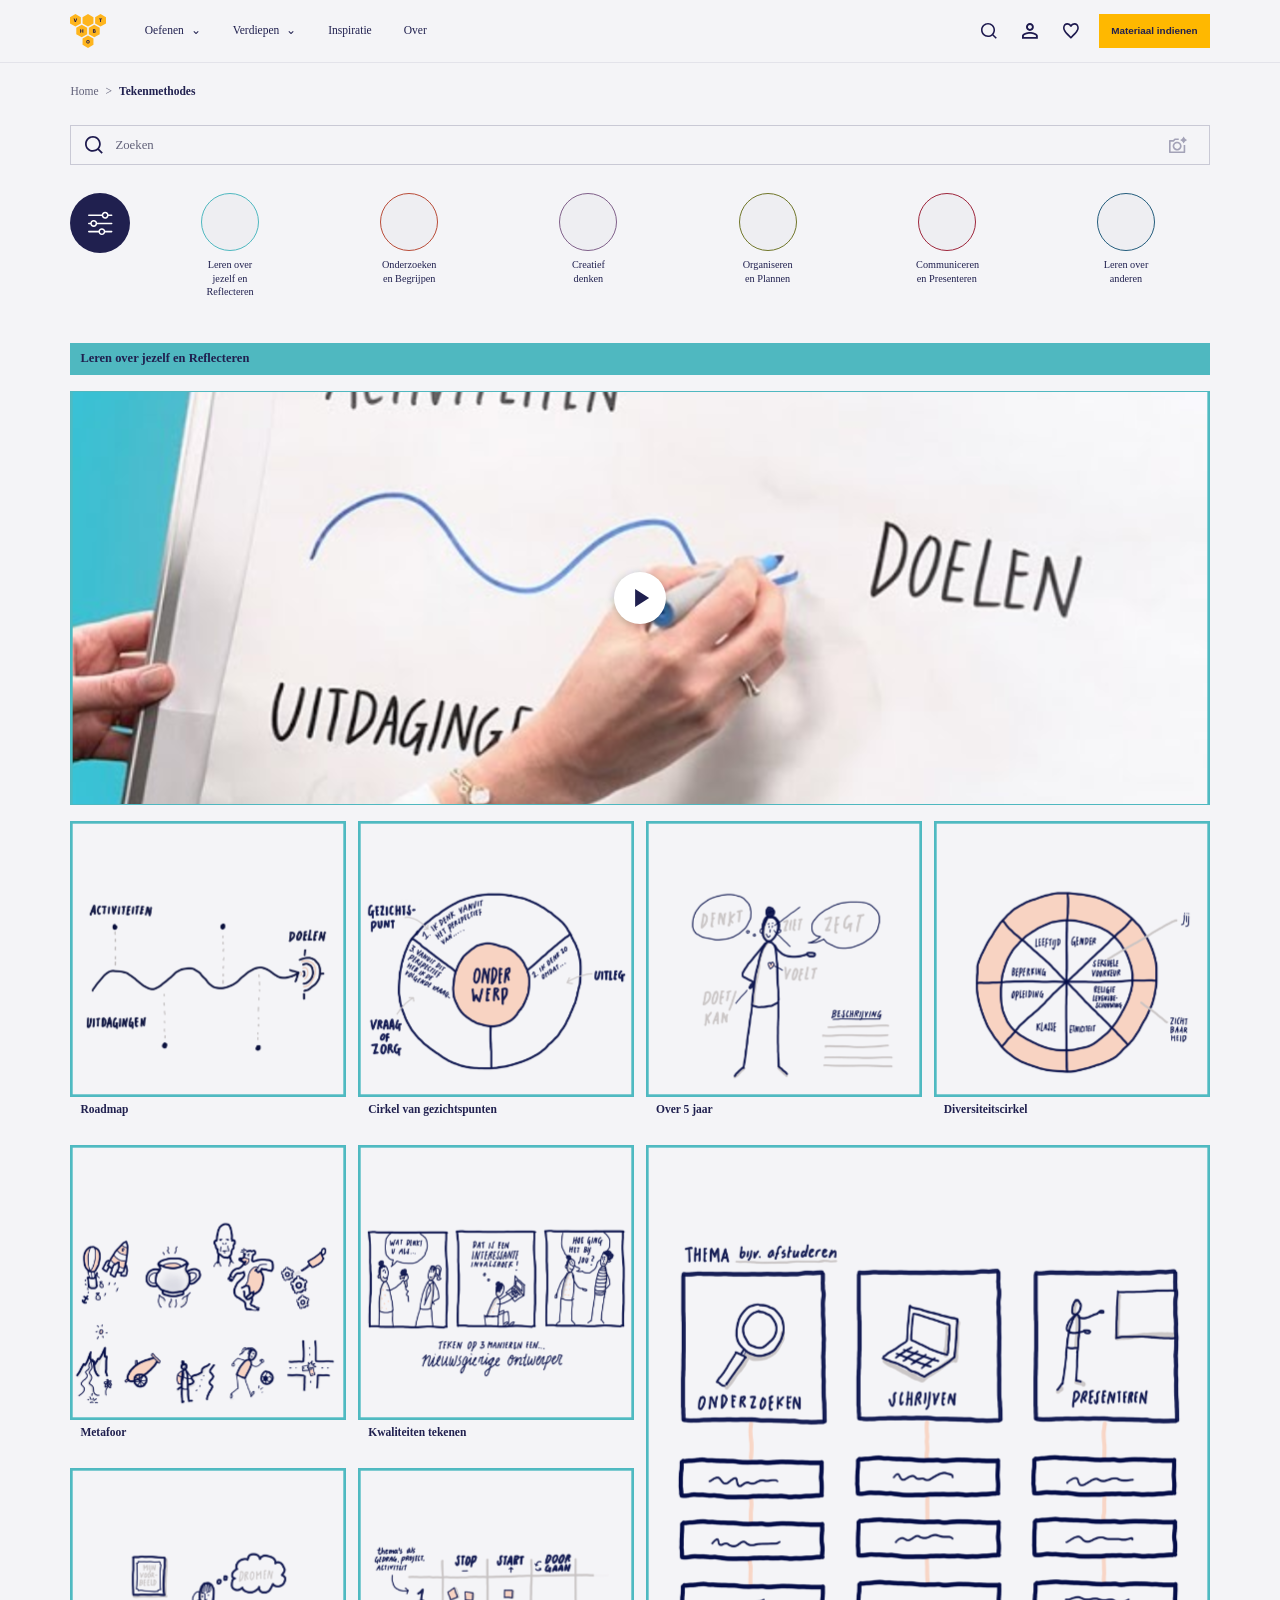
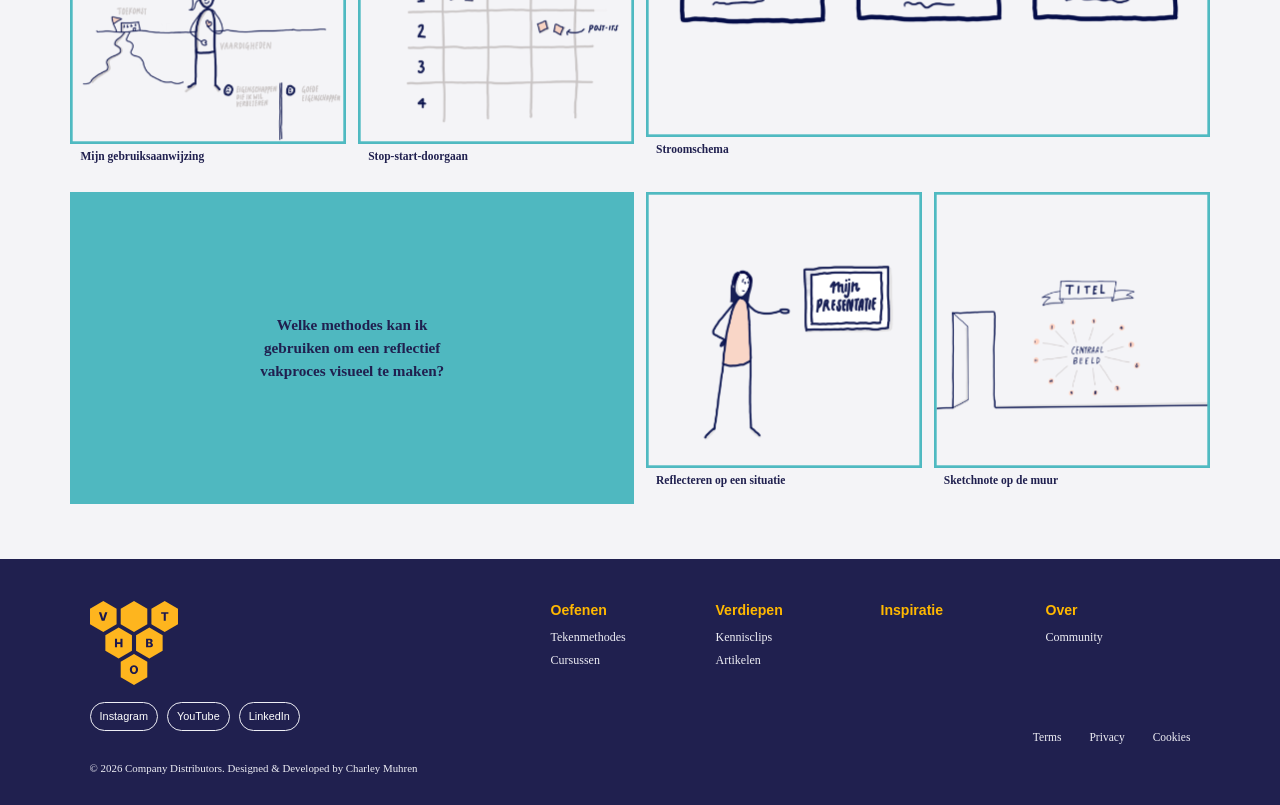
<file: index.html>
<!doctype html>
<html lang="nl">
  <head>
    <meta charset="UTF-8" />
    <meta name="viewport" content="width=device-width, initial-scale=1.0" />
    <meta name="description" content="Ontdek tekenmethodes en visuele werkvormen voor Visual Thinking." />
    <title>Tekenmethodes</title>
    <!-- <link rel="icon" type="image/svg+xml" href="images/favicon.svg" /> -->
    <link rel="stylesheet" href="styles/styles.css" />
    <script src="js/script.js" defer></script>
  </head>

  <body>
    <header class="header">
      <nav class="navigation">
        <a href="#" class="logo">
          <img src="images/logo.svg" alt="Visual Thinking home" />
        </a>

        <button
          class="menu-toggle"
          type="button"
          title="Menu openen of sluiten"
        >
          <span class="menu-icon"></span>
          <span class="menu-icon"></span>
          <span class="menu-icon"></span>
          <span class="menu-label">Menu</span>
        </button>

        <ul class="mobile-menu">
          <li>
            <a href="#">Oefenen</a>
            <ul>
              <li><a href="#">Tekenmethodes</a></li>
              <li><a href="#">Cursussen</a></li>
            </ul>
          </li>

          <li>
            <a href="#">Verdiepen</a>
            <ul>
              <li><a href="#">Kennisclips</a></li>
              <li><a href="#">Artikelen</a></li>
            </ul>
          </li>

          <li><a href="#">Inspiratie</a></li>
          <li><a href="#">Over</a></li>
        </ul>

        <ul class="desktop-menu">
          <li class="dropdown">
            <a href="#">Oefenen <span class="chevron">⌄</span></a>
            <ul class="dropdown-menu">
              <li><a href="#">Tekenmethodes</a></li>
              <li><a href="#">Cursussen</a></li>
            </ul>
          </li>

          <li class="dropdown">
            <a href="#">Verdiepen <span class="chevron">⌄</span></a>
            <ul class="dropdown-menu">
              <li><a href="#">Kennisclips</a></li>
              <li><a href="#">Artikelen</a></li>
            </ul>
          </li>

          <li><a href="#">Inspiratie</a></li>
          <li><a href="#">Over</a></li>
        </ul>

        <div class="nav-icons">
          <a class="icon-link" href="#" title="Zoeken">
            <img src="images/search.svg" alt="" />
          </a>

          <a class="icon-link" href="#" title="Profiel">
            <img src="images/person.svg" alt="" />
          </a>

          <a class="icon-link" href="#" title="Favorieten">
            <img src="images/like.svg" alt="" />
          </a>

          <a class="submit-button" href="#">Materiaal indienen</a>
        </div>
      </nav>
    </header>

    <main>
      <nav class="breadcrumb-nav">
        <ol class="breadcrumb">
          <li><a href="#">Home</a></li>
          <li>Tekenmethodes</li>
        </ol>
      </nav>

      <section class="search-section">
        <form class="search-bar" action="#" method="get">
          <img src="images/search.svg" alt="" />

          <input type="search" name="" placeholder="Zoeken" />

          <button
            type="button"
            class="camera-button"
            title="Zoeken met afbeelding"
          >
            <img src="images/camera.svg" alt="" />
          </button>
        </form>
      </section>

      <section class="categories">
        <a href="#" class="filter-button" title="Filters">
          <img src="images/filter.svg" alt="" />
        </a>

        <div class="category-list">
          <a href="#" class="category">
            <span class="category-circle" id="reflecteren"></span>
            <span>Leren over jezelf en Reflecteren</span>
          </a>

          <a href="#" class="category">
            <span class="category-circle" id="onderzoeken"></span>
            <span>Onderzoeken en Begrijpen</span>
          </a>

          <a href="#" class="category">
            <span class="category-circle" id="creatief"></span>
            <span>Creatief denken</span>
          </a>

          <a href="#" class="category">
            <span class="category-circle" id="organiseren"></span>
            <span>Organiseren en Plannen</span>
          </a>

          <a href="#" class="category">
            <span class="category-circle" id="communiceren"></span>
            <span>Communiceren en Presenteren</span>
          </a>

          <a href="#" class="category">
            <span class="category-circle" id="anderen"></span>
            <span>Leren over anderen</span>
          </a>
        </div>
      </section>

      <section class="methodes">
        <h1 class="methodes-titel">Leren over jezelf en Reflecteren</h1>

        <a href="#" class="methodes-video">
          <img
            src="images/video.svg"
            alt="Een hand tekent een roadmap op een flipover"
          />
          <span class="play-knop"></span>
          <span class="visually-hidden">Bekijk de video over reflecteren</span>
        </a>

        <ul class="methodes-grid">
          <li>
            <a href="#" class="methode">
              <img src="images/roadmap.svg" alt="" />
              <span>Roadmap</span>
            </a>
          </li>

          <li>
            <a href="#" class="methode">
              <img src="images/gezichtspunten.svg" alt="" />
              <span>Cirkel van gezichtspunten</span>
            </a>
          </li>

          <li>
            <a href="#" class="methode">
              <img src="images/over-jaar.svg" alt="" />
              <span>Over 5 jaar</span>
            </a>
          </li>

          <li>
            <a href="#" class="methode">
              <img src="images/diversiteitscirkel.svg" alt="" />
              <span>Diversiteitscirkel</span>
            </a>
          </li>

          <li>
            <a href="#" class="methode">
              <img src="images/metafoor.svg" alt="" />
              <span>Metafoor</span>
            </a>
          </li>

          <li>
            <a href="#" class="methode">
              <img src="images/kwaliteit.svg" alt="" />
              <span>Kwaliteiten tekenen</span>
            </a>
          </li>

          <li class="breed">
            <a href="#" class="methode">
              <img src="images/stroomschema.svg" alt="" />
              <span>Stroomschema</span>
            </a>
          </li>

          <li>
            <a href="#" class="methode">
              <img src="images/gebruiksaanwijzing.svg" alt="" />
              <span>Mijn gebruiksaanwijzing</span>
            </a>
          </li>

          <li>
            <a href="#" class="methode">
              <img src="images/stop-start.svg" alt="" />
              <span>Stop-start-doorgaan</span>
            </a>
          </li>

          <li class="vraag">
            <p>
              Welke methodes kan ik gebruiken om een reflectief vakproces
              visueel te maken?
            </p>
          </li>

          <li>
            <a href="#" class="methode">
              <img src="images/reflecteren.svg" alt="" />
              <span>Reflecteren op een situatie</span>
            </a>
          </li>

          <li>
            <a href="#" class="methode">
              <img src="images/sketchnote.svg" alt="" />
              <span>Sketchnote op de muur</span>
            </a>
          </li>
        </ul>
      </section>
    </main>

    <footer class="footer">
      <div class="footer-brand">
        <a href="#" class="footer-logo">
          <img src="images/logo.svg" alt="Visual Thinking home" />
        </a>

        <div class="social-links">
          <a href="#">Instagram</a>
          <a href="#">YouTube</a>
          <a href="#">LinkedIn</a>
        </div>

        <p class="copyright">
          © 2026 Company Distributors. Designed &amp; Developed by Charley
          Muhren
        </p>
      </div>

      <nav class="footer-navigation">
        <div>
          <h2><a href="#">Oefenen</a></h2>
          <a href="#">Tekenmethodes</a>
          <a href="#">Cursussen</a>
        </div>

        <div>
          <h2><a href="#">Verdiepen</a></h2>
          <a href="#">Kennisclips</a>
          <a href="#">Artikelen</a>
        </div>

        <div>
          <h2><a href="#">Inspiratie</a></h2>
        </div>

        <div>
          <h2><a href="#">Over</a></h2>
          <a href="#">Community</a>
        </div>
      </nav>

      <div class="footer-legal">
        <a href="#">Terms</a>
        <a href="#">Privacy</a>
        <a href="#">Cookies</a>
      </div>
    </footer>
  </body>
</html>
</file>
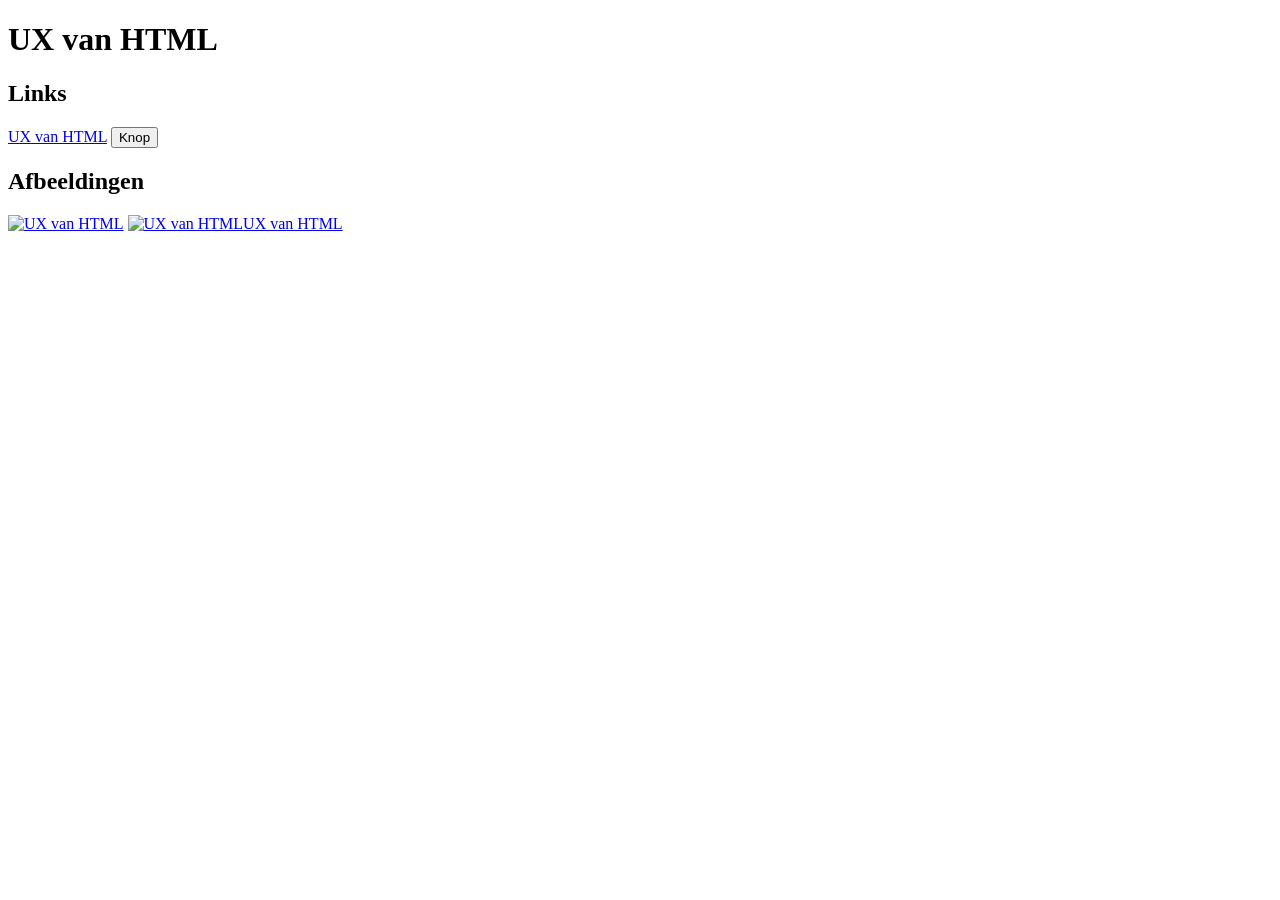
<file: html/ux.html>
<!doctype html>
<html lang="en">
  <head>
    <meta charset="UTF-8" />
    <meta name="viewport" content="width=device-width, initial-scale=1.0" />
    <title>UX van HTML</title>
  </head>
  <body>
    <h1>UX van HTML</h1>

    <section>
      <h2 id="links">Links</h2>
      <a href="ux.html">UX van HTML</a>
      <button>Knop</button>
    </section>

    <section>
      <h2 id="afbeeldingen">Afbeeldingen</h2>
      <a href="ux.html"><img width="200" height="100" alt="UX van HTML" /></a>
      <a href="ux.html"><img alt="UX van HTML" />UX van HTML</a>
    </section>
  </body>
</html>
</file>
<file: styles/styles.css>
*,
*::before,
*::after {
  box-sizing: border-box;
}

:root {
  --navy: #20204f;
  --teal: #4fb8c0;
  --orange: #ffb800;
  --white: #ffffff;
  --page: #f4f4f7;
  --muted: #62627a;
  --line: #c9c9d5;
  --gap: clamp(10px, 1.5vw, 16px);
}

html {
  scroll-behavior: smooth;
}

body {
  margin: 0;
  background: var(--page);
  color: var(--navy);
  font-family: Georgia, "Times New Roman", serif;
  line-height: 1.5;
}

a {
  color: inherit;
  text-decoration: none;
}

a:hover {
  text-decoration: underline;
  text-underline-offset: 3px;
}

button,
input {
  font: inherit;
}

img {
  display: block;
  max-width: 100%;
}

button:focus-visible,
a:focus-visible,
input:focus-visible {
  outline: 3px solid #087f8c;
  outline-offset: 4px;
}

.header {
  position: relative;
  z-index: 20;
  background: var(--page);
  border-bottom: 1px solid rgb(32 32 79 / 8%);
}

.navigation {
  display: flex;
  align-items: center;
  gap: 20px;
  max-width: 1440px;
  min-height: 72px;
  margin: 0 auto;
  padding: 10px 5.5%;
}

.logo {
  flex: 0 0 auto;
}

.logo img {
  width: 48px;
  height: auto;
}

.menu-toggle {
  display: flex;
  flex-direction: column;
  align-items: center;
  justify-content: center;
  gap: 5px;
  width: 48px;
  height: 48px;
  margin-left: auto;
  padding: 8px;
  border: 0;
  border-radius: 5px;
  background: transparent;
  color: var(--navy);
  cursor: pointer;
}

.menu-icon {
  display: block;
  width: 30px;
  height: 2px;
  border-radius: 2px;
  background: var(--navy);
  transform-origin: center;
  transition:
    transform 220ms ease,
    opacity 160ms ease,
    background-color 220ms ease;
}

.menu-label {
  position: absolute;
  width: 1px;
  height: 1px;
  overflow: hidden;
  clip-path: inset(50%);
  white-space: nowrap;
}

.menu-toggle:hover .menu-icon {
  background: #087f8c;
}

.menu-toggle.open .menu-icon:first-child {
  transform: translateY(7px) rotate(45deg);
}

.menu-toggle.open .menu-icon:nth-child(2) {
  opacity: 0;
}

.menu-toggle.open .menu-icon:nth-child(3) {
  transform: translateY(-7px) rotate(-45deg);
}

.mobile-menu {
  position: absolute;
  top: 100%;
  right: 0;
  left: 0;
  display: flex;
  flex-direction: column;
  gap: 17px;
  max-height: calc(100vh - 72px);
  margin: 0;
  padding: 28px 7% 32px;
  overflow-y: auto;
  background: var(--navy);
  color: var(--orange);
  list-style: none;
  box-shadow: 0 12px 22px rgb(0 0 0 / 18%);
  opacity: 0;
  visibility: hidden;
  transform: translateY(-10px);
  transition:
    opacity 220ms ease,
    transform 220ms ease,
    visibility 220ms ease;
}

.mobile-menu.open {
  opacity: 1;
  visibility: visible;
  transform: translateY(0);
}

.mobile-menu > li > a {
  display: inline-block;
  padding: 3px 0;
  font-size: 1.05rem;
  font-weight: 700;
}

.mobile-menu ul {
  display: flex;
  flex-direction: column;
  gap: 8px;
  margin: 7px 0 0;
  padding: 0 0 0 15px;
  color: var(--white);
  list-style: none;
}

.mobile-menu ul a {
  display: inline-block;
  padding: 3px 0;
  font-size: 0.92rem;
}

.mobile-menu a:hover {
  color: var(--white);
}

.desktop-menu {
  display: none;
}

.nav-icons {
  display: none;
}

.icon-link {
  display: none;
  align-items: center;
  justify-content: center;
  width: 25px;
  height: 32px;
}

.icon-link img {
  width: 19px;
  height: 19px;
}

.submit-button {
  display: none;
  align-items: center;
  justify-content: center;
  min-height: 38px;
  padding: 8px 15px;
  background: var(--orange);
  color: var(--navy);
  font-family: Arial, sans-serif;
  font-size: 0.75rem;
  font-weight: 700;
  white-space: nowrap;
  transition: background-color 180ms ease;
}

.submit-button:hover {
  background: #ffd15c;
  text-decoration: none;
}

main {
  width: 100%;
  max-width: 1280px;
  margin: 0 auto;
  padding: 26px 5.5% 64px;
}

.breadcrumb {
  display: flex;
  flex-wrap: wrap;
  gap: 7px;
  margin: 0 0 28px;
  padding: 0;
  color: var(--muted);
  font-size: 0.85rem;
  list-style: none;
}

.breadcrumb li:not(:last-child)::after {
  content: ">";
  margin-left: 7px;
  color: var(--muted);
}

.breadcrumb li:last-child {
  color: var(--navy);
  font-weight: 700;
}

.search-section {
  margin-bottom: 30px;
}

.search-bar {
  display: flex;
  align-items: center;
  gap: 12px;
  width: 100%;
  min-height: 45px;
  padding: 0 14px;
  border: 1px solid var(--line);
  background: transparent;
}

.search-bar > img,
.camera-button img {
  width: 18px;
  height: 18px;
  flex: 0 0 auto;
}

.search-bar input {
  flex: 1;
  min-width: 0;
  min-height: 42px;
  padding: 8px 0;
  border: 0;
  background: transparent;
  color: var(--navy);
  font-size: 0.95rem;
}

.search-bar input::placeholder {
  color: #62627a;
  opacity: 1;
}

.camera-button {
  display: grid;
  place-items: center;
  width: 34px;
  height: 36px;
  padding: 0;
  border: 0;
  background: transparent;
  cursor: pointer;
}

.categories {
  display: flex;
  align-items: flex-start;
  gap: 15px;
  margin-bottom: 32px;
}

.filter-button {
  display: flex;
  flex: 0 0 60px;
  align-items: center;
  justify-content: center;
  width: 60px;
  height: 60px;
  border-radius: 50%;
  background: var(--navy);
}

.filter-button img {
  width: 25px;
  height: 25px;
  filter: brightness(0) invert(1);
}

.category-list {
  display: flex;
  flex: 1;
  gap: 17px;
  overflow-x: auto;
  padding: 0 0 10px;
  scrollbar-width: thin;
  scrollbar-color: var(--line) transparent;
}

.category {
  display: flex;
  flex: 0 0 86px;
  flex-direction: column;
  align-items: center;
  gap: 8px;
  min-width: 0;
  text-align: center;
}

.category-circle {
  display: grid;
  place-items: center;
  width: 62px;
  height: 62px;
  flex: 0 0 auto;
  border: 1px solid var(--line);
  border-radius: 50%;
  background-color: #eeeeF2;
  background-size: 8px 8px;
  background-position:
    0 0,
    0 4px,
    4px -4px,
    -4px 0;
  transition:
    transform 180ms ease,
    border-color 180ms ease;
}

.category:hover .category-circle {
  transform: translateY(-3px);
  border-color: var(--navy);
}

.category > span:last-child {
  max-width: 12ch;
  font-size: 0.75rem;
  line-height: 1.3;
}

.category-all .category-circle {
  background: var(--navy);
  border-color: var(--navy);
}

.filter-circle img {
  width: 27px;
  height: 27px;
  filter: brightness(0) invert(1);
}

#op-vraag {
  background-color: #eeeeF2;
}

#reflecteren {
  border-color: var(--teal);
}

#onderzoeken {
  border-color: #b94c38;
}

#creatief {
  border-color: #80608a;
}

#organiseren {
  border-color: #707629;
}

#communiceren {
  border-color: #9e263c;
}

#anderen {
  border-color: #245d7d;
}

.methodes {
  --gap: clamp(10px, 1.5vw, 16px);
}

.methodes-titel {
  margin: 0;
  padding: 8px 12px;
  background: var(--teal);
  color: var(--navy);
  font-size: 0.95rem;
  font-weight: 700;
  line-height: 1.4;
}

.methodes-video {
  position: relative;
  display: block;
  margin-top: var(--gap);
  overflow: hidden;
  border: 1px solid var(--teal);
  aspect-ratio: 21 / 9;
  background: var(--white);
}

.methodes-video > img {
  width: 100%;
  height: 100%;
  object-fit: cover;
}

.play-knop {
  position: absolute;
  top: 50%;
  left: 50%;
  width: 52px;
  aspect-ratio: 1;
  border-radius: 50%;
  background: var(--white);
  box-shadow: 0 2px 8px rgb(0 0 0 / 25%);
  transform: translate(-50%, -50%);
  transition: transform 180ms ease;
}

.methodes-video:hover .play-knop {
  transform: translate(-50%, -50%) scale(1.08);
}

.play-knop::after {
  position: absolute;
  top: 50%;
  left: 50%;
  border-top: 9px solid transparent;
  border-bottom: 9px solid transparent;
  border-left: 14px solid var(--navy);
  content: "";
  transform: translate(-35%, -50%);
}

.visually-hidden {
  position: absolute;
  width: 1px;
  height: 1px;
  padding: 0;
  margin: -1px;
  overflow: hidden;
  clip: rect(0, 0, 0, 0);
  white-space: nowrap;
  border: 0;
}

.methodes-grid {
  display: grid;
  grid-template-columns: repeat(2, minmax(0, 1fr));
  gap: var(--gap);
  margin: var(--gap) 0 0;
  padding: 0;
  list-style: none;
}

.methodes-grid > li {
  min-width: 0;
}

.methode {
  display: flex;
  flex-direction: column;
  height: 100%;
  min-width: 0;
  padding: 0 0 10px;
  border-bottom: 6px solid transparent;
  background-color: transparent;
  color: var(--navy);
  transition:
    background-color 180ms ease,
    border-color 180ms ease;
}

.methode img {
  display: block;
  width: 100%;
  aspect-ratio: 1;
  object-fit: contain;
  border: 1px solid var(--teal);
  background: transparent;
}

.methode:hover,
.methode:focus-visible {
  background-color: #e7e6e4;
  border-bottom-color: var(--orange);
  text-decoration: none;
}

.methode span {
  margin-top: 6px;
  padding: 0 10px;
  font-size: 0.82rem;
  font-weight: 700;
  line-height: 1.3;
}

.methode:hover span,
.methode:focus-visible span {
  text-decoration: underline;
  text-underline-offset: 3px;
}

.methodes-grid .breed {
  grid-column: 1 / -1;
  min-width: 0;
}

.methodes-grid .breed .methode {
  display: flex;
  flex-direction: column;
  width: 100%;
  height: 100%;
  min-width: 0;
  overflow: hidden;
  padding-bottom: 10px;
}

.methodes-grid .breed img {
  display: block;
  width: 100%;
  height: auto;
  min-width: 0;
  aspect-ratio: auto;
  flex: none;
  object-fit: contain;
  border: 1px solid var(--teal);
  background: transparent;
}

.methodes-grid .breed .methode span {
  padding: 0 10px;
}

.methodes-grid .vraag {
  display: grid;
  grid-column: 1 / -1;
  place-items: center;
  min-height: 150px;
  padding: 24px;
  background: var(--teal);
  color: var(--navy);
  text-align: center;
}

.methodes-grid .vraag p {
  max-width: 28ch;
  margin: 0;
  font-size: 0.95rem;
  font-weight: 700;
  line-height: 1.5;
}

.footer {
  display: flex;
  flex-direction: column;
  gap: 30px;
  padding: 32px 7% 26px;
  background: var(--navy);
  color: var(--white);
}

.footer-brand {
  display: flex;
  flex-direction: column;
  align-items: flex-start;
  gap: 17px;
}

.footer-logo img {
  width: 88px;
  height: auto;
}

.social-links {
  display: flex;
  flex-wrap: wrap;
  gap: 9px;
}

.social-links a {
  display: inline-flex;
  align-items: center;
  justify-content: center;
  min-height: 29px;
  padding: 5px 9px;
  border: 1px solid #eeeeF5;
  border-radius: 20px;
  color: var(--white);
  font-family: Arial, sans-serif;
  font-size: 0.68rem;
}

.social-links a:hover {
  background: var(--white);
  color: var(--navy);
  text-decoration: none;
}

.copyright {
  margin: 12px 0 0;
  color: #eeeeF5;
  font-size: 0.68rem;
  line-height: 1.6;
}

.footer-navigation {
  display: grid;
  grid-template-columns: repeat(2, minmax(0, 1fr));
  gap: 25px 20px;
}

.footer-navigation > div {
  display: flex;
  flex-direction: column;
  align-items: flex-start;
  gap: 5px;
}

.footer-navigation h2 {
  margin: 0 0 2px;
  color: var(--orange);
  font-family: Arial, sans-serif;
  font-size: 0.88rem;
  line-height: 1.4;
}

.footer-navigation a:not(h2 a) {
  color: #eeeeF5;
  font-size: 0.75rem;
}

.footer-navigation a:hover,
.footer-legal a:hover {
  color: var(--orange);
}

.footer-legal {
  display: flex;
  flex-wrap: wrap;
  gap: 20px;
  color: #eeeeF5;
  font-size: 0.72rem;
}

@media (prefers-reduced-motion: reduce) {
  *,
  *::before,
  *::after {
    scroll-behavior: auto !important;
    transition-duration: 0.01ms !important;
    animation-duration: 0.01ms !important;
    animation-iteration-count: 1 !important;
  }
}

@media (min-width: 700px) {
  .navigation {
    min-height: 76px;
    gap: clamp(18px, 3vw, 42px);
    padding-right: 5.5%;
    padding-left: 5.5%;
  }

  .logo img {
    width: 43px;
  }

  .menu-toggle,
  .mobile-menu {
    display: none;
  }

  .desktop-menu {
    display: flex;
    align-items: center;
    gap: clamp(18px, 3vw, 42px);
    margin: 0;
    padding: 0;
    list-style: none;
  }

  .desktop-menu > li {
    position: relative;
  }

  .desktop-menu > li > a {
    display: inline-block;
    padding: 12px 0;
    font-size: 0.78rem;
  }

  .chevron {
    margin-left: 4px;
    font-family: Arial, sans-serif;
  }

  .dropdown-menu {
    position: absolute;
    top: 100%;
    left: -14px;
    z-index: 30;
    min-width: 170px;
    margin: 0;
    padding: 8px 0;
    border: 1px solid var(--line);
    background: var(--white);
    box-shadow: 0 8px 18px rgb(0 0 0 / 10%);
    list-style: none;
    opacity: 0;
    visibility: hidden;
    transform: translateY(6px);
    transition:
      opacity 160ms ease,
      transform 160ms ease,
      visibility 160ms ease;
  }

  .dropdown:hover .dropdown-menu,
  .dropdown:focus-within .dropdown-menu {
    opacity: 1;
    visibility: visible;
    transform: translateY(0);
  }

  .dropdown-menu a {
    display: block;
    padding: 8px 14px;
    font-size: 0.78rem;
  }

  .dropdown-menu a:hover {
    background: var(--page);
    color: #08717b;
  }

  .nav-icons {
    display: flex;
    align-items: center;
    gap: clamp(10px, 1.5vw, 20px);
    margin-left: auto;
  }

  .icon-link {
    display: flex;
  }

  .submit-button {
    display: inline-flex;
    font-size: 0.68rem;
    padding: 8px 12px;
  }

  main {
    padding-top: 24px;
  }

  .breadcrumb {
    margin-bottom: 25px;
    font-size: 0.72rem;
  }

  .search-section {
    margin-bottom: 28px;
  }

  .categories {
    gap: 16px;
    margin-bottom: 32px;
  }

  .filter-button {
    display: flex;
  }

  .category-list {
    display: grid;
    grid-template-columns: repeat(6, minmax(0, 1fr));
    gap: 12px;
    overflow: visible;
  }

  .category {
    flex-basis: auto;
    gap: 7px;
  }

  .category-circle {
    width: clamp(48px, 5.5vw, 64px);
    height: clamp(48px, 5.5vw, 64px);
  }

  .category > span:last-child {
    font-size: clamp(0.62rem, 0.8vw, 0.72rem);
  }

  .methodes-titel {
    padding: 7px 10px;
    font-size: 0.78rem;
  }

  .methodes-grid {
    grid-template-columns: repeat(4, minmax(0, 1fr));
  }

  .methodes-grid .breed {
    grid-column: 3 / 5;
    grid-row: span 2;
  }

  .methodes-grid .breed .methode {
    display: flex;
    flex-direction: column;
    width: 100%;
    height: 100%;
    min-width: 0;
  }

  .methodes-grid .breed img {
    display: block;
    width: 100%;
    height: auto;
    min-height: 0;
    flex: none;
    aspect-ratio: auto;
    object-fit: contain;
  }

  .methodes-grid .vraag {
    grid-column: 1 / 3;
    min-height: 0;
  }

  .methode span {
    margin-top: 5px;
    font-size: clamp(0.68rem, 0.9vw, 0.82rem);
  }

  .footer {
    display: grid;
    grid-template-columns: minmax(180px, 1.3fr) 2fr;
    align-items: start;
    gap: 30px 7%;
    padding: 40px 7% 25px;
  }

  .footer-brand {
    grid-row: span 2;
  }

  .footer-navigation {
    grid-template-columns: repeat(4, minmax(0, 1fr));
    gap: 20px;
  }

  .footer-legal {
    justify-content: flex-end;
    gap: 28px;
  }
}

@media (min-width: 1050px) {
  .navigation {
    min-height: 62px;
    padding-top: 8px;
    padding-bottom: 8px;
  }

  .logo img {
    width: 36px;
  }

  .desktop-menu {
    gap: 32px;
  }

  .desktop-menu > li > a {
    font-size: 0.72rem;
  }

  .nav-icons {
    gap: 16px;
  }

  .nav-icons img {
    width: 16px;
    height: 16px;
  }

  .submit-button {
    min-height: 34px;
    padding: 7px 12px;
    font-size: 0.62rem;
  }

  main {
    padding-top: 20px;
    padding-bottom: 55px;
  }

  .search-bar {
    min-height: 40px;
  }

  .search-bar input {
    min-height: 38px;
    font-size: 0.8rem;
  }

  .categories {
    margin-bottom: 35px;
  }

  .category-list {
    grid-template-columns: repeat(6, minmax(0, 1fr));
  }

  .category-circle {
    width: 58px;
    height: 58px;
  }

  .methodes-grid {
    gap: 12px;
  }

  .methodes-video {
    aspect-ratio: 2.75 / 1;
  }

  .footer {
    grid-template-columns: minmax(230px, 1.2fr) 2fr;
    padding: 42px max(7%, calc((100% - 1120px) / 2)) 28px;
  }
}
</file>
